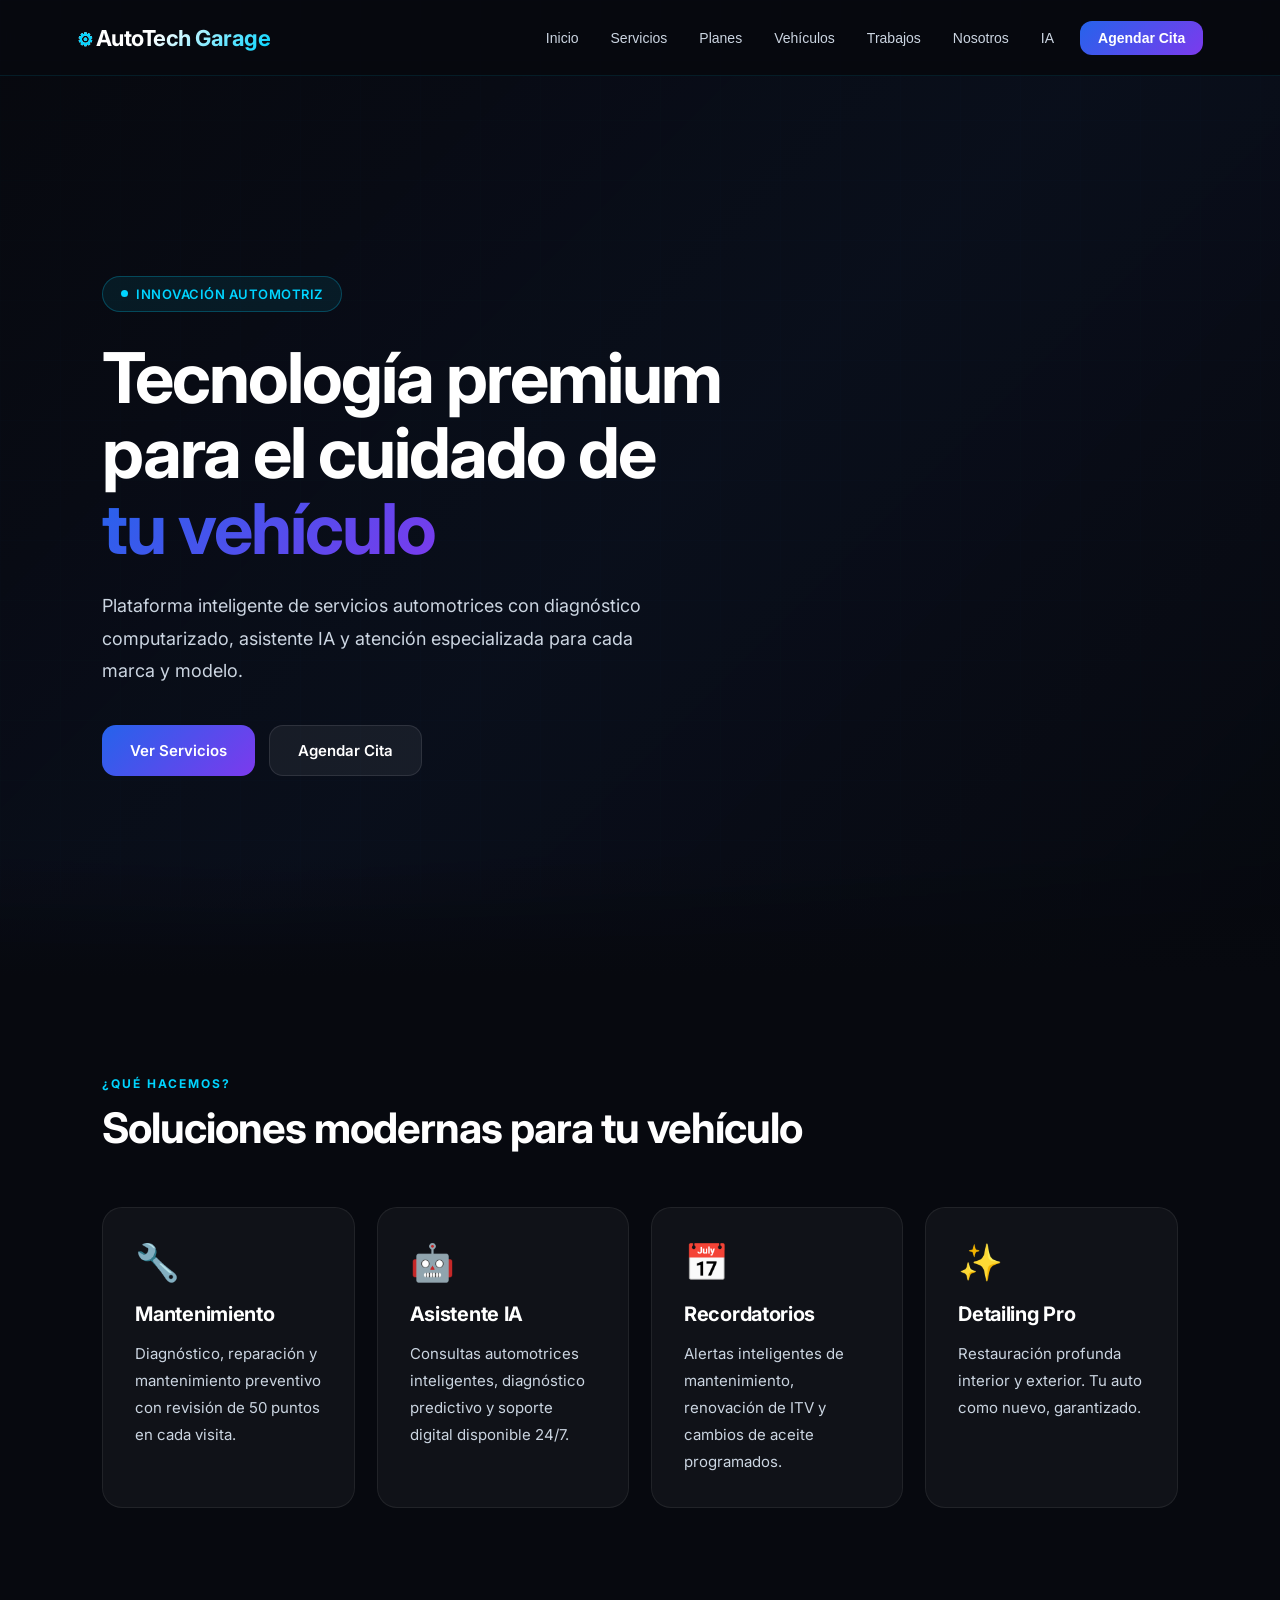
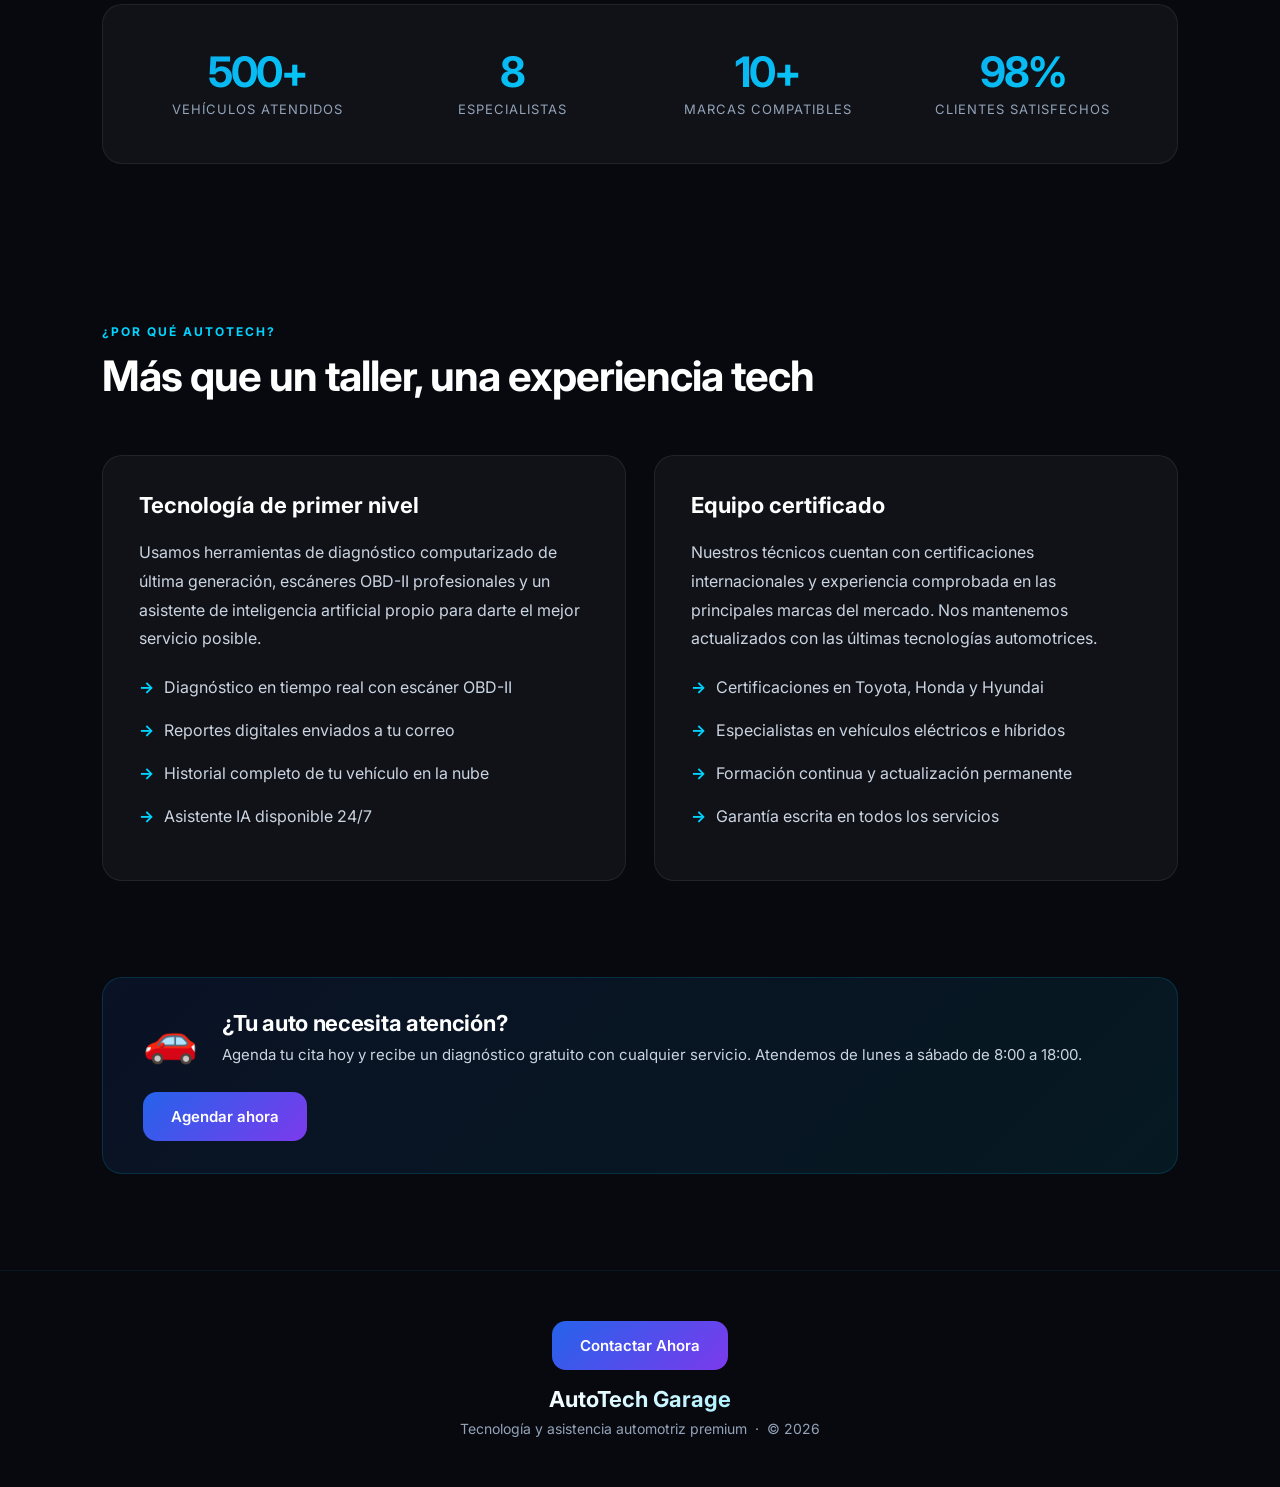
<file: index.html>
<!DOCTYPE html>
<html lang="es">

<head>
    <meta charset="UTF-8">
    <meta name="viewport" content="width=device-width, initial-scale=1.0">
    <title>AutoTech Garage — Tecnología Automotriz Premium</title>

    <link rel="preconnect" href="https://fonts.googleapis.com">
    <link rel="preconnect" href="https://fonts.gstatic.com" crossorigin>
    <link href="https://fonts.googleapis.com/css2?family=Inter:wght@300;400;500;600;700;800&display=swap" rel="stylesheet">

    <link rel="stylesheet" href="style.css">
</head>

<body>

    <!-- NAVBAR -->
    <header class="navbar">

        <div class="logo" onclick="cargarPagina('pages/inicio.html')">
            AutoTech Garage
        </div>

        <nav class="nav-buttons">
            <button onclick="cargarPagina('pages/inicio.html')">Inicio</button>
            <button onclick="cargarPagina('pages/servicios.html')">Servicios</button>
            <button onclick="cargarPagina('pages/planes.html')">Planes</button>
            <button onclick="cargarPagina('pages/vehiculos.html')">Vehículos</button>
            <button onclick="cargarPagina('pages/trabajos.html')">Trabajos</button>
            <button onclick="cargarPagina('pages/nosotros.html')">Nosotros</button>
            <button onclick="cargarPagina('pages/ai.html')">IA</button>
            <button class="btn-nav-cta" onclick="cargarPagina('pages/citas.html')">Agendar Cita</button>
        </nav>

    </header>

    <!-- CONTENIDO DINÁMICO -->
    <main id="contenido"></main>

    <!-- FOOTER -->
    <footer class="footer">
        <button class="btn-primary" onclick="cargarPagina('pages/citas.html')">
            Contactar Ahora
        </button>
        <h3>AutoTech Garage</h3>
        <p>Tecnología y asistencia automotriz premium &nbsp;·&nbsp; © 2026</p>
    </footer>

    <script src="script.js"></script>

</body>
</html>
</file>
<file: style.css>
:root {
    --bg: #07090f;
    --bg2: #0b1120;
    --surface: rgba(255,255,255,0.04);
    --surface-hover: rgba(255,255,255,0.07);
    --border: rgba(255,255,255,0.07);
    --border-glow: rgba(0, 212, 255, 0.3);
    --text: #ffffff;
    --text-muted: #94a3b8;
    --text-secondary: #cbd5e1;
    --cyan: #00d4ff;
    --blue: #2563eb;
    --purple: #7c3aed;
    --grad: linear-gradient(135deg, #2563eb, #7c3aed);
    --grad-cyan: linear-gradient(135deg, #0ea5e9, #00d4ff);
    --glow-blue: 0 0 30px rgba(37, 99, 235, 0.4);
    --glow-cyan: 0 0 30px rgba(0, 212, 255, 0.3);
    --radius: 20px;
}

* {
    margin: 0;
    padding: 0;
    box-sizing: border-box;
}

html {
    scroll-behavior: smooth;
}

body {
    font-family: 'Inter', sans-serif;
    background: var(--bg);
    color: var(--text);
    overflow-x: hidden;
}

/* ─── TECH GRID BACKGROUND ─── */

body::before {
    content: '';
    position: fixed;
    inset: 0;
    background-image:
        linear-gradient(rgba(0, 212, 255, 0.03) 1px, transparent 1px),
        linear-gradient(90deg, rgba(0, 212, 255, 0.03) 1px, transparent 1px);
    background-size: 60px 60px;
    pointer-events: none;
    z-index: 0;
}

/* ─── NAVBAR ─── */

.navbar {
    position: fixed;
    top: 0;
    left: 0;
    width: 100%;
    height: 76px;
    display: flex;
    justify-content: space-between;
    align-items: center;
    padding: 0 6%;
    background: rgba(7, 9, 15, 0.88);
    backdrop-filter: blur(20px);
    -webkit-backdrop-filter: blur(20px);
    border-bottom: 1px solid rgba(0, 212, 255, 0.1);
    z-index: 999;
}

.logo {
    font-size: 22px;
    font-weight: 700;
    cursor: pointer;
    background: linear-gradient(135deg, #fff 40%, var(--cyan));
    -webkit-background-clip: text;
    -webkit-text-fill-color: transparent;
    background-clip: text;
    letter-spacing: -0.5px;
    white-space: nowrap;
}

.logo::before {
    content: '⚙ ';
    -webkit-text-fill-color: var(--cyan);
    font-size: 18px;
}

.nav-buttons {
    display: flex;
    align-items: center;
    gap: 4px;
}

.nav-buttons button {
    background: transparent;
    border: none;
    color: var(--text-secondary);
    font-size: 14px;
    font-weight: 500;
    cursor: pointer;
    padding: 8px 14px;
    border-radius: 10px;
    transition: 0.25s ease;
    white-space: nowrap;
}

.nav-buttons button:hover {
    color: white;
    background: rgba(255,255,255,0.06);
}

.nav-buttons .btn-nav-cta {
    background: var(--grad);
    color: white;
    font-weight: 600;
    padding: 9px 18px;
    border-radius: 12px;
    margin-left: 8px;
    font-size: 14px;
}

.nav-buttons .btn-nav-cta:hover {
    transform: translateY(-2px);
    box-shadow: var(--glow-blue);
    background: var(--grad);
}

/* ─── CONTENIDO ─── */

#contenido {
    min-height: 100vh;
    padding-top: 76px;
    position: relative;
    z-index: 1;
}

/* ─── HERO ─── */

.hero {
    min-height: 100vh;
    background:
        linear-gradient(135deg, rgba(7,9,15,0.85) 0%, rgba(11,17,32,0.75) 50%, rgba(7,9,15,0.9) 100%),
        url('https://images.unsplash.com/photo-1503376780353-7e6692767b70?q=80&w=1600&auto=format&fit=crop');
    background-size: cover;
    background-position: center;
    display: flex;
    align-items: center;
    padding: 0 8%;
    position: relative;
}

.hero::after {
    content: '';
    position: absolute;
    bottom: 0;
    left: 0;
    right: 0;
    height: 120px;
    background: linear-gradient(transparent, var(--bg));
    pointer-events: none;
}

.hero-content {
    max-width: 720px;
    position: relative;
    z-index: 1;
}

.tag {
    display: inline-flex;
    align-items: center;
    gap: 8px;
    padding: 9px 18px;
    border-radius: 999px;
    background: rgba(0, 212, 255, 0.08);
    border: 1px solid rgba(0, 212, 255, 0.25);
    color: var(--cyan);
    font-size: 13px;
    font-weight: 600;
    letter-spacing: 0.5px;
    margin-bottom: 28px;
    text-transform: uppercase;
}

.tag::before {
    content: '';
    width: 7px;
    height: 7px;
    border-radius: 50%;
    background: var(--cyan);
    animation: pulse-dot 2s infinite;
}

@keyframes pulse-dot {
    0%, 100% { opacity: 1; transform: scale(1); }
    50% { opacity: 0.4; transform: scale(0.7); }
}

.hero h1 {
    font-size: 70px;
    line-height: 1.08;
    margin-bottom: 24px;
    letter-spacing: -2px;
}

.hero h1 span {
    background: var(--grad);
    -webkit-background-clip: text;
    -webkit-text-fill-color: transparent;
    background-clip: text;
}

.hero p {
    color: var(--text-secondary);
    font-size: 18px;
    line-height: 1.8;
    margin-bottom: 38px;
    max-width: 580px;
}

/* ─── BOTONES ─── */

.hero-buttons {
    display: flex;
    gap: 14px;
    flex-wrap: wrap;
}

.btn-primary,
.btn-secondary {
    padding: 15px 28px;
    border-radius: 14px;
    border: none;
    cursor: pointer;
    font-weight: 600;
    font-family: 'Inter', sans-serif;
    font-size: 15px;
    transition: 0.3s ease;
    position: relative;
    overflow: hidden;
}

.btn-primary {
    background: var(--grad);
    color: white;
}

.btn-primary:hover {
    transform: translateY(-3px);
    box-shadow: var(--glow-blue);
}

.btn-secondary {
    background: rgba(255,255,255,0.06);
    color: white;
    border: 1px solid rgba(255,255,255,0.1);
}

.btn-secondary:hover {
    transform: translateY(-3px);
    background: rgba(255,255,255,0.1);
    border-color: rgba(0, 212, 255, 0.3);
}

/* ─── SECCIONES ─── */

.section {
    padding: 96px 8%;
    position: relative;
    z-index: 1;
}

.section-title {
    margin-bottom: 54px;
}

.section-title span {
    color: var(--cyan);
    text-transform: uppercase;
    font-size: 12px;
    font-weight: 700;
    letter-spacing: 2px;
}

.section-title h2 {
    font-size: 42px;
    margin-top: 10px;
    letter-spacing: -1px;
}

/* ─── GRID ─── */

.grid {
    display: grid;
    grid-template-columns: repeat(auto-fit, minmax(250px, 1fr));
    gap: 22px;
}

/* ─── CARDS ─── */

.card {
    background: var(--surface);
    border: 1px solid var(--border);
    border-radius: var(--radius);
    padding: 32px;
    transition: 0.3s ease;
    position: relative;
    overflow: hidden;
}

.card::before {
    content: '';
    position: absolute;
    inset: 0;
    border-radius: var(--radius);
    background: linear-gradient(135deg, rgba(0,212,255,0.05), transparent);
    opacity: 0;
    transition: 0.3s ease;
}

.card:hover {
    transform: translateY(-6px);
    border-color: rgba(0, 212, 255, 0.2);
    box-shadow: 0 20px 40px rgba(0,0,0,0.3), var(--glow-cyan);
}

.card:hover::before {
    opacity: 1;
}

.card-icon {
    font-size: 36px;
    margin-bottom: 18px;
    display: block;
}

.card h3 {
    margin-bottom: 14px;
    font-size: 20px;
    letter-spacing: -0.3px;
}

.card p {
    color: var(--text-secondary);
    line-height: 1.8;
    font-size: 15px;
}

/* ─── MINI HERO ─── */

.mini-hero {
    min-height: 55vh;
    background:
        linear-gradient(rgba(7,9,15,0.82), rgba(7,9,15,0.96)),
        url('https://images.unsplash.com/photo-1503376780353-7e6692767b70?q=80&w=1600&auto=format&fit=crop');
    background-size: cover;
    background-position: center;
    display: flex;
    align-items: center;
    padding: 0 8%;
    position: relative;
}

.mini-hero2 {
    min-height: 55vh;
    background:
        linear-gradient(rgba(7,9,15,0.82), rgba(7,9,15,0.96)),
        url('https://images.unsplash.com/photo-1517524206127-48bbd363f3d7?q=80&w=1600&auto=format&fit=crop');
    background-size: cover;
    background-position: center;
    display: flex;
    align-items: center;
    padding: 0 8%;
}

.mini-hero3 {
    min-height: 55vh;
    background:
        linear-gradient(rgba(7,9,15,0.8), rgba(7,9,15,0.95)),
        url('https://images.unsplash.com/photo-1486262715619-67b85e0b08d3?q=80&w=1600&auto=format&fit=crop');
    background-size: cover;
    background-position: center;
    display: flex;
    align-items: center;
    padding: 0 8%;
}

.mini-hero4 {
    min-height: 55vh;
    background:
        linear-gradient(rgba(7,9,15,0.8), rgba(7,9,15,0.95)),
        url('https://images.unsplash.com/photo-1492144534655-ae79c964c9d7?q=80&w=1600&auto=format&fit=crop');
    background-size: cover;
    background-position: center;
    display: flex;
    align-items: center;
    padding: 0 8%;
}

.mini-hero5 {
    min-height: 55vh;
    background:
        linear-gradient(rgba(7,9,15,0.8), rgba(7,9,15,0.95)),
        url('https://images.unsplash.com/photo-1551522435-a13afa10f103?q=80&w=1600&auto=format&fit=crop');
    background-size: cover;
    background-position: center;
    display: flex;
    align-items: center;
    padding: 0 8%;
}

.mini-hero-content {
    max-width: 700px;
}

.mini-hero h1,
.mini-hero2 h1,
.mini-hero3 h1,
.mini-hero4 h1,
.mini-hero5 h1 {
    font-size: 56px;
    margin: 18px 0;
    letter-spacing: -1.5px;
}

.mini-hero p,
.mini-hero2 p,
.mini-hero3 p,
.mini-hero4 p,
.mini-hero5 p {
    color: var(--text-secondary);
    line-height: 1.8;
    font-size: 17px;
}

/* ─── ABOUT ─── */

.about-grid {
    display: grid;
    grid-template-columns: 1fr 1fr;
    gap: 28px;
}

.about-card {
    background: var(--surface);
    border: 1px solid var(--border);
    border-radius: var(--radius);
    padding: 36px;
}

.about-card p,
.about-card li {
    color: var(--text-secondary);
    line-height: 1.8;
}

.about-card ul {
    list-style: none;
}

.about-card li {
    margin-bottom: 14px;
    display: flex;
    align-items: flex-start;
    gap: 10px;
}

.about-card li::before {
    content: '→';
    color: var(--cyan);
    flex-shrink: 0;
    font-weight: 700;
}

/* ─── EMPLEADOS ─── */

.employees-grid {
    display: grid;
    grid-template-columns: repeat(auto-fit, minmax(260px, 1fr));
    gap: 22px;
}

.employee-card {
    background: var(--surface);
    border: 1px solid var(--border);
    border-radius: var(--radius);
    padding: 32px;
    text-align: center;
    transition: 0.3s ease;
}

.employee-card:hover {
    transform: translateY(-6px);
    border-color: rgba(0, 212, 255, 0.2);
    box-shadow: 0 20px 40px rgba(0,0,0,0.3);
}

.employee-card img {
    width: 110px;
    height: 110px;
    object-fit: cover;
    border-radius: 50%;
    margin-bottom: 20px;
    border: 3px solid rgba(0, 212, 255, 0.2);
}

.employee-card h3 {
    margin-bottom: 6px;
    font-size: 18px;
}

.employee-card span {
    color: var(--cyan);
    font-size: 13px;
    font-weight: 600;
}

.employee-card p {
    color: var(--text-secondary);
    line-height: 1.7;
    margin-top: 14px;
    font-size: 14px;
}

/* ─── FOOTER ─── */

.footer {
    padding: 50px 8%;
    border-top: 1px solid rgba(0, 212, 255, 0.08);
    text-align: center;
    position: relative;
    z-index: 1;
}

.footer h3 {
    font-size: 22px;
    margin: 16px 0 8px;
    background: linear-gradient(135deg, #fff 40%, var(--cyan));
    -webkit-background-clip: text;
    -webkit-text-fill-color: transparent;
    background-clip: text;
}

.footer p {
    color: var(--text-muted);
    margin-top: 8px;
    font-size: 14px;
}

/* ─── PROYECTOS ─── */

.projects-grid {
    display: grid;
    grid-template-columns: repeat(auto-fit, minmax(320px, 1fr));
    gap: 22px;
}

.project-card {
    position: relative;
    overflow: hidden;
    border-radius: var(--radius);
    height: 350px;
    background: var(--surface);
    border: 1px solid var(--border);
    transition: 0.4s ease;
    cursor: pointer;
}

.project-card:hover {
    transform: translateY(-6px);
    border-color: rgba(0, 212, 255, 0.3);
    box-shadow: 0 24px 48px rgba(0,0,0,0.4), var(--glow-cyan);
}

.project-card img {
    width: 100%;
    height: 100%;
    object-fit: cover;
    transition: 0.5s ease;
}

.project-card:hover img {
    transform: scale(1.08);
}

.project-info {
    position: absolute;
    bottom: 0;
    left: 0;
    width: 100%;
    padding: 28px;
    background: linear-gradient(transparent, rgba(0,0,0,0.88));
}

.project-info h3 {
    font-size: 22px;
    color: white;
    letter-spacing: -0.3px;
}

/* ─── FORMULARIOS ─── */

.appointment-form {
    display: flex;
    flex-direction: column;
    gap: 18px;
}

.form-group {
    display: flex;
    flex-direction: column;
    gap: 8px;
}

.form-group label {
    color: var(--text-secondary);
    font-size: 13px;
    font-weight: 500;
    text-transform: uppercase;
    letter-spacing: 0.5px;
}

.form-group input,
.form-group select,
.form-group textarea {
    background: rgba(255,255,255,0.04);
    border: 1px solid var(--border);
    border-radius: 14px;
    padding: 15px 18px;
    color: white;
    font-family: 'Inter', sans-serif;
    font-size: 15px;
    outline: none;
    transition: 0.3s ease;
}

.form-group select option {
    background: #111827;
    color: white;
}

.form-group input:focus,
.form-group select:focus,
.form-group textarea:focus {
    border-color: var(--cyan);
    background: rgba(0, 212, 255, 0.04);
    box-shadow: 0 0 0 3px rgba(0, 212, 255, 0.08);
}

.form-group textarea {
    resize: vertical;
    min-height: 100px;
}

.full-btn {
    width: 100%;
    margin-top: 8px;
    font-size: 16px;
    padding: 17px;
}

/* ─── SERVICIOS ─── */

.services-grid {
    display: grid;
    grid-template-columns: repeat(auto-fit, minmax(280px, 1fr));
    gap: 22px;
}

.service-card {
    background: var(--surface);
    border: 1px solid var(--border);
    border-radius: var(--radius);
    padding: 32px;
    transition: 0.3s ease;
    position: relative;
    overflow: hidden;
}

.service-card::after {
    content: '';
    position: absolute;
    top: 0;
    left: 0;
    right: 0;
    height: 3px;
    background: var(--grad);
    transform: scaleX(0);
    transform-origin: left;
    transition: 0.3s ease;
}

.service-card:hover {
    transform: translateY(-6px);
    border-color: rgba(0, 212, 255, 0.2);
    box-shadow: 0 20px 40px rgba(0,0,0,0.3);
}

.service-card:hover::after {
    transform: scaleX(1);
}

.service-icon {
    font-size: 40px;
    margin-bottom: 20px;
    display: block;
}

.service-card h3 {
    font-size: 20px;
    margin-bottom: 12px;
    letter-spacing: -0.3px;
}

.service-card p {
    color: var(--text-secondary);
    line-height: 1.75;
    font-size: 14px;
    margin-bottom: 20px;
}

.service-card .price-tag {
    display: inline-flex;
    align-items: center;
    gap: 6px;
    padding: 7px 14px;
    border-radius: 999px;
    background: rgba(0, 212, 255, 0.08);
    border: 1px solid rgba(0, 212, 255, 0.2);
    color: var(--cyan);
    font-size: 13px;
    font-weight: 600;
}

.service-features {
    list-style: none;
    margin-top: 16px;
}

.service-features li {
    color: var(--text-secondary);
    font-size: 14px;
    padding: 7px 0;
    border-bottom: 1px solid var(--border);
    display: flex;
    align-items: center;
    gap: 10px;
}

.service-features li:last-child {
    border-bottom: none;
}

.service-features li::before {
    content: '✓';
    color: var(--cyan);
    font-weight: 700;
    flex-shrink: 0;
}

/* ─── PLANES / PRICING ─── */

.plans-grid {
    display: grid;
    grid-template-columns: repeat(auto-fit, minmax(300px, 1fr));
    gap: 24px;
    align-items: start;
}

.plan-card {
    background: var(--surface);
    border: 1px solid var(--border);
    border-radius: var(--radius);
    padding: 36px;
    transition: 0.3s ease;
    position: relative;
    overflow: hidden;
}

.plan-card.featured {
    background: linear-gradient(145deg, rgba(37, 99, 235, 0.12), rgba(124, 58, 237, 0.12));
    border-color: rgba(37, 99, 235, 0.4);
    box-shadow: 0 0 50px rgba(37, 99, 235, 0.15);
    transform: scale(1.02);
}

.plan-card.featured::before {
    content: 'MÁS POPULAR';
    position: absolute;
    top: 40px;
    right: -50px;
    background: var(--grad);
    color: white;
    font-size: 11px;
    font-weight: 700;
    letter-spacing: 1px;
    padding: 6px 50px;
    transform: rotate(45deg);
}

.plan-card:hover {
    transform: translateY(-6px);
    border-color: rgba(0, 212, 255, 0.3);
}

.plan-card.featured:hover {
    transform: scale(1.04) translateY(-6px);
}

.plan-name {
    font-size: 14px;
    font-weight: 700;
    color: var(--cyan);
    text-transform: uppercase;
    letter-spacing: 2px;
    margin-bottom: 12px;
}

.plan-price {
    font-size: 56px;
    font-weight: 700;
    letter-spacing: -2px;
    line-height: 1;
    margin-bottom: 6px;
}

.plan-price sup {
    font-size: 24px;
    font-weight: 600;
    letter-spacing: 0;
    vertical-align: super;
    margin-right: 2px;
}

.plan-period {
    color: var(--text-muted);
    font-size: 14px;
    margin-bottom: 28px;
}

.plan-divider {
    height: 1px;
    background: var(--border);
    margin: 24px 0;
}

.plan-features {
    list-style: none;
    margin-bottom: 32px;
}

.plan-features li {
    padding: 9px 0;
    color: var(--text-secondary);
    font-size: 14px;
    display: flex;
    align-items: center;
    gap: 10px;
    border-bottom: 1px solid rgba(255,255,255,0.04);
}

.plan-features li:last-child {
    border-bottom: none;
}

.plan-features li .check {
    color: var(--cyan);
    font-weight: 700;
    flex-shrink: 0;
}

.plan-features li .cross {
    color: var(--text-muted);
    flex-shrink: 0;
}

.plan-features li.inactive {
    opacity: 0.4;
}

.plan-btn {
    width: 100%;
    padding: 15px;
    border-radius: 14px;
    border: none;
    cursor: pointer;
    font-weight: 600;
    font-size: 15px;
    font-family: 'Inter', sans-serif;
    transition: 0.3s ease;
}

.plan-btn-primary {
    background: var(--grad);
    color: white;
}

.plan-btn-primary:hover {
    box-shadow: var(--glow-blue);
    transform: translateY(-2px);
}

.plan-btn-secondary {
    background: rgba(255,255,255,0.06);
    color: white;
    border: 1px solid var(--border) !important;
}

.plan-btn-secondary:hover {
    background: rgba(255,255,255,0.1);
    transform: translateY(-2px);
}

/* ─── STATS BAR ─── */

.stats-bar {
    display: grid;
    grid-template-columns: repeat(auto-fit, minmax(160px, 1fr));
    gap: 20px;
    background: var(--surface);
    border: 1px solid var(--border);
    border-radius: var(--radius);
    padding: 36px;
    margin-bottom: 60px;
}

.stat-item {
    text-align: center;
    padding: 10px;
}

.stat-value {
    font-size: 42px;
    font-weight: 700;
    letter-spacing: -2px;
    background: var(--grad-cyan);
    -webkit-background-clip: text;
    -webkit-text-fill-color: transparent;
    background-clip: text;
    line-height: 1;
    margin-bottom: 8px;
}

.stat-label {
    color: var(--text-muted);
    font-size: 13px;
    text-transform: uppercase;
    letter-spacing: 1px;
}

/* ─── VEHÍCULOS ─── */

.brands-grid {
    display: grid;
    grid-template-columns: repeat(auto-fit, minmax(160px, 1fr));
    gap: 18px;
}

.brand-card {
    background: var(--surface);
    border: 1px solid var(--border);
    border-radius: 16px;
    padding: 28px 20px;
    text-align: center;
    cursor: pointer;
    transition: 0.3s ease;
}

.brand-card:hover {
    border-color: rgba(0, 212, 255, 0.3);
    background: rgba(0, 212, 255, 0.04);
    transform: translateY(-4px);
    box-shadow: 0 16px 32px rgba(0,0,0,0.3);
}

.brand-icon {
    font-size: 42px;
    margin-bottom: 12px;
    display: block;
}

.brand-card h3 {
    font-size: 15px;
    font-weight: 600;
    margin-bottom: 4px;
}

.brand-card p {
    color: var(--text-muted);
    font-size: 12px;
}

.vehicle-type-grid {
    display: grid;
    grid-template-columns: repeat(auto-fit, minmax(220px, 1fr));
    gap: 20px;
}

.vehicle-type-card {
    background: var(--surface);
    border: 1px solid var(--border);
    border-radius: var(--radius);
    overflow: hidden;
    transition: 0.3s ease;
    cursor: pointer;
}

.vehicle-type-card:hover {
    border-color: rgba(0, 212, 255, 0.25);
    transform: translateY(-5px);
    box-shadow: 0 20px 40px rgba(0,0,0,0.3);
}

.vehicle-type-img {
    height: 180px;
    object-fit: cover;
    width: 100%;
}

.vehicle-type-info {
    padding: 20px;
}

.vehicle-type-info h3 {
    font-size: 18px;
    margin-bottom: 6px;
}

.vehicle-type-info p {
    color: var(--text-muted);
    font-size: 13px;
}

/* ─── AI PAGE ─── */

.ai-features-grid {
    display: grid;
    grid-template-columns: repeat(auto-fit, minmax(280px, 1fr));
    gap: 22px;
}

.ai-feature-card {
    background: var(--surface);
    border: 1px solid var(--border);
    border-radius: var(--radius);
    padding: 32px;
    transition: 0.3s ease;
    position: relative;
    overflow: hidden;
}

.ai-feature-card::before {
    content: '';
    position: absolute;
    top: -50%;
    left: -50%;
    width: 200%;
    height: 200%;
    background: radial-gradient(circle at center, rgba(0, 212, 255, 0.04), transparent 60%);
    opacity: 0;
    transition: 0.4s ease;
}

.ai-feature-card:hover {
    border-color: rgba(0, 212, 255, 0.25);
    transform: translateY(-5px);
    box-shadow: 0 20px 40px rgba(0,0,0,0.3);
}

.ai-feature-card:hover::before {
    opacity: 1;
}

.ai-icon {
    font-size: 38px;
    margin-bottom: 18px;
    display: block;
}

.ai-feature-card h3 {
    font-size: 19px;
    margin-bottom: 12px;
    letter-spacing: -0.3px;
}

.ai-feature-card p {
    color: var(--text-secondary);
    line-height: 1.75;
    font-size: 14px;
}

/* ─── CHAT MOCKUP ─── */

.chat-mockup {
    background: rgba(7, 9, 15, 0.7);
    border: 1px solid rgba(0, 212, 255, 0.15);
    border-radius: var(--radius);
    overflow: hidden;
    max-width: 680px;
    margin: 0 auto;
}

.chat-header {
    background: rgba(0, 212, 255, 0.06);
    border-bottom: 1px solid rgba(0, 212, 255, 0.1);
    padding: 18px 24px;
    display: flex;
    align-items: center;
    gap: 12px;
}

.chat-dot {
    width: 10px;
    height: 10px;
    border-radius: 50%;
    background: var(--cyan);
    animation: pulse-dot 2s infinite;
    flex-shrink: 0;
}

.chat-header span {
    font-weight: 600;
    font-size: 15px;
    color: var(--cyan);
}

.chat-header small {
    color: var(--text-muted);
    font-size: 12px;
    margin-left: auto;
}

.chat-body {
    padding: 28px 24px;
    display: flex;
    flex-direction: column;
    gap: 18px;
    min-height: 360px;
}

.chat-message {
    display: flex;
    gap: 12px;
    align-items: flex-start;
    max-width: 85%;
}

.chat-message.user {
    align-self: flex-end;
    flex-direction: row-reverse;
}

.chat-avatar {
    width: 36px;
    height: 36px;
    border-radius: 50%;
    background: var(--grad);
    display: flex;
    align-items: center;
    justify-content: center;
    font-size: 16px;
    flex-shrink: 0;
}

.chat-avatar.user-avatar {
    background: rgba(255,255,255,0.1);
}

.chat-bubble {
    background: rgba(255,255,255,0.06);
    border: 1px solid var(--border);
    border-radius: 16px;
    border-top-left-radius: 4px;
    padding: 14px 18px;
    color: var(--text-secondary);
    font-size: 14px;
    line-height: 1.7;
}

.chat-bubble.user-bubble {
    background: rgba(37, 99, 235, 0.18);
    border-color: rgba(37, 99, 235, 0.3);
    border-radius: 16px;
    border-top-right-radius: 4px;
    color: white;
}

.chat-footer {
    padding: 16px 24px;
    border-top: 1px solid var(--border);
    display: flex;
    gap: 12px;
    align-items: center;
}

.chat-input-mock {
    flex: 1;
    background: rgba(255,255,255,0.04);
    border: 1px solid var(--border);
    border-radius: 12px;
    padding: 12px 16px;
    color: var(--text-muted);
    font-size: 14px;
    font-family: 'Inter', sans-serif;
}

.chat-send-btn {
    background: var(--grad);
    border: none;
    border-radius: 12px;
    width: 42px;
    height: 42px;
    cursor: pointer;
    display: flex;
    align-items: center;
    justify-content: center;
    font-size: 18px;
    transition: 0.3s ease;
    flex-shrink: 0;
}

.chat-send-btn:hover {
    transform: scale(1.08);
    box-shadow: var(--glow-blue);
}

/* ─── INFO BANNER ─── */

.info-banner {
    background: linear-gradient(135deg, rgba(37,99,235,0.1), rgba(0,212,255,0.08));
    border: 1px solid rgba(0, 212, 255, 0.15);
    border-radius: var(--radius);
    padding: 32px 40px;
    display: flex;
    align-items: center;
    gap: 24px;
    flex-wrap: wrap;
}

.info-banner-icon {
    font-size: 44px;
    flex-shrink: 0;
}

.info-banner h3 {
    font-size: 22px;
    margin-bottom: 6px;
    letter-spacing: -0.3px;
}

.info-banner p {
    color: var(--text-secondary);
    font-size: 15px;
    line-height: 1.7;
}

/* ─── FAQ / ACCORDION LOOK ─── */

.faq-list {
    display: flex;
    flex-direction: column;
    gap: 14px;
}

.faq-item {
    background: var(--surface);
    border: 1px solid var(--border);
    border-radius: 16px;
    padding: 24px 28px;
    transition: 0.3s ease;
}

.faq-item:hover {
    border-color: rgba(0, 212, 255, 0.2);
}

.faq-item h4 {
    font-size: 17px;
    margin-bottom: 10px;
    letter-spacing: -0.2px;
}

.faq-item p {
    color: var(--text-secondary);
    line-height: 1.75;
    font-size: 14px;
}

/* ─── RESPONSIVE ─── */

@media (max-width: 1024px) {
    .nav-buttons button {
        font-size: 13px;
        padding: 7px 10px;
    }
}

@media (max-width: 900px) {
    .hero h1 {
        font-size: 48px;
    }

    .mini-hero h1,
    .mini-hero2 h1,
    .mini-hero3 h1,
    .mini-hero4 h1,
    .mini-hero5 h1 {
        font-size: 40px;
    }

    .hero-buttons {
        flex-direction: column;
    }

    .about-grid {
        grid-template-columns: 1fr;
    }

    .plan-card.featured {
        transform: scale(1);
    }

    .plan-card.featured:hover {
        transform: translateY(-6px);
    }

    .navbar {
        padding: 0 4%;
    }

    .logo {
        font-size: 18px;
    }

    .nav-buttons button {
        font-size: 12px;
        padding: 6px 8px;
    }

    .info-banner {
        flex-direction: column;
        text-align: center;
    }
}

@media (max-width: 640px) {
    .nav-buttons .btn-nav-cta {
        display: none;
    }

    .section {
        padding: 70px 5%;
    }

    .hero h1 {
        font-size: 38px;
        letter-spacing: -1px;
    }

    .stat-value {
        font-size: 32px;
    }
}
</file>
